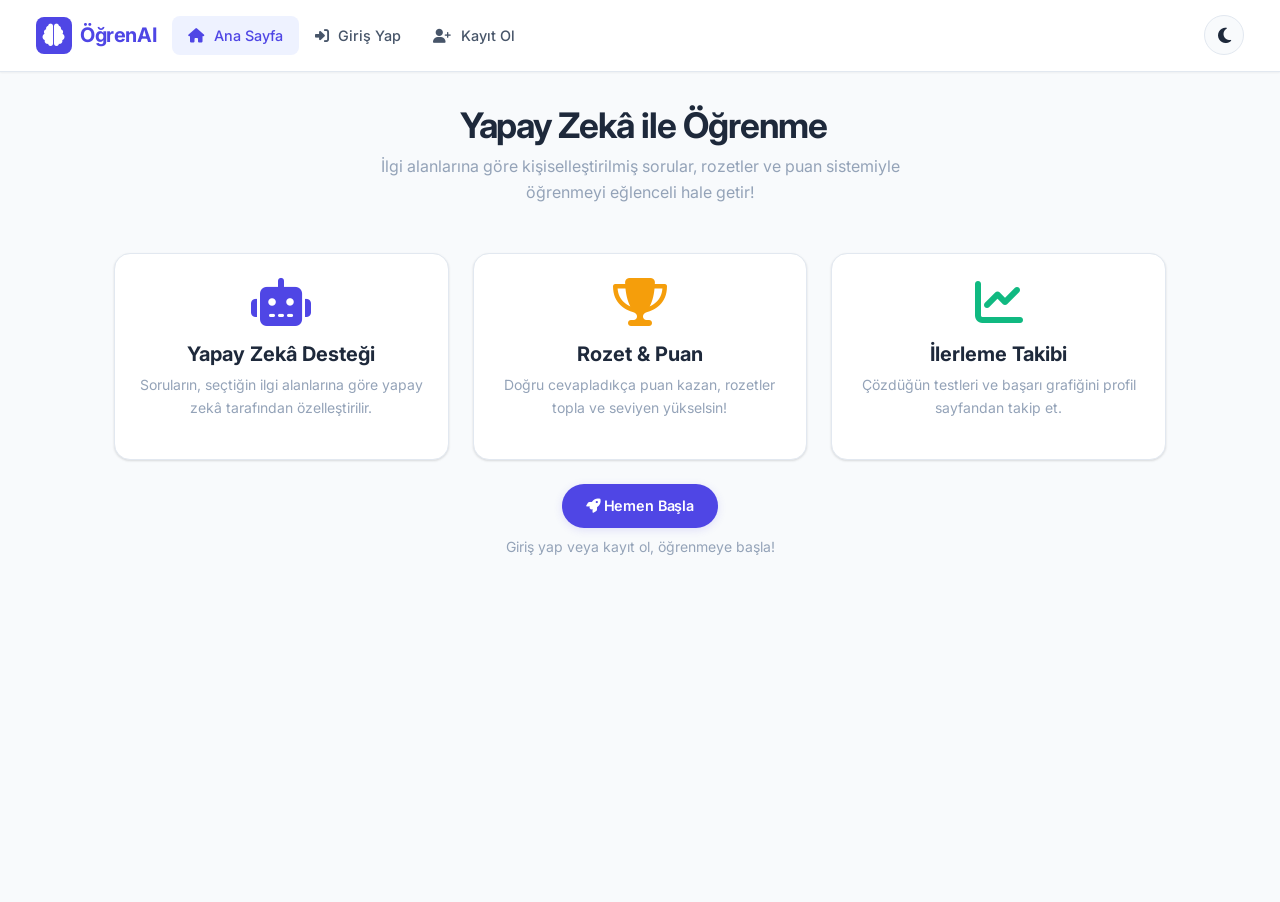
<file: Index.html>
<!DOCTYPE html>
<html lang="tr">
<head>
    <meta charset="UTF-8">
    <meta name="viewport" content="width=device-width, initial-scale=1.0">
    <title>Yapay Zekâ Destekli Kişiselleştirilmiş Öğrenme Platformu</title>
    <link href="https://cdn.jsdelivr.net/npm/bootstrap@5.3.2/dist/css/bootstrap.min.css" rel="stylesheet">
    <link href="https://cdnjs.cloudflare.com/ajax/libs/font-awesome/6.5.1/css/all.min.css" rel="stylesheet">
    <link href="https://fonts.googleapis.com/css2?family=Inter:wght@300;400;500;600;700;800&display=swap" rel="stylesheet">
    <link href="style.css" rel="stylesheet">
</head>
<body>

    <nav class="navbar navbar-expand-lg">
        <div class="container-fluid">
            <a class="navbar-brand" href="#">
                <i class="fa-solid fa-brain"></i> ÖğrenAI
            </a>
            <button class="navbar-toggler border-0" type="button" data-bs-toggle="collapse" data-bs-target="#navbarNav"
            aria-controls="navbarNav" aria-expanded="false" aria-label="Menü">
            <i class="fa-solid fa-bars" style="color: var(--text-primary); font-size: 1.3rem;"></i>
        </button>
        <div class="collapse navbar-collapse" id="navbarNav">
            <ul class="navbar-nav me-auto mb-2 mb-lg-0" id="navLinks">
                <li class="nav-item">
                    <a class="nav-link active" href="#" data-view="homeView" id="navHome">
                        <i class="fa-solid fa-house"></i> Ana Sayfa
                    </a>
                </li>
                <li class="nav-item" id="navLoginItem">
                    <a class="nav-link" href="#" data-view="loginView" id="navLogin">
                        <i class="fa-solid fa-right-to-bracket"></i> Giriş Yap
                    </a>
                </li>
                <li class="nav-item" id="navRegisterItem">
                    <a class="nav-link" href="#" data-view="registerView" id="navRegister">
                        <i class="fa-solid fa-user-plus"></i> Kayıt Ol
                    </a>
                </li>
                <li class="nav-item d-none-view" id="navTestItem">
                    <a class="nav-link" href="#" data-view="testView" id="navTest">
                        <i class="fa-solid fa-pencil-alt"></i> Test Çöz
                    </a>
                </li>
                <li class="nav-item d-none-view" id="navProfileItem">
                    <a class="nav-link" href="#" data-view="profileView" id="navProfile">
                        <i class="fa-solid fa-user"></i> Profilim
                    </a>
                </li>
            </ul>
            <div class="d-flex align-items-center gap-2">
                <span class="user-badge-nav d-none-view" id="navUserBadge">
                    <i class="fa-solid fa-circle-user"></i> <span id="navUsernameDisplay"></span>
                </span>
                <button class="dark-toggle" id="darkToggle" title="Karanlık Mod">
                    <i class="fa-solid fa-moon"></i>
                </button>
                <button class="btn btn-sm btn-outline-accent d-none-view" id="navLogoutBtn" title="Çıkış Yap">
                    <i class="fa-solid fa-sign-out-alt"></i>
                </button>
            </div>
        </div>
    </div>
</nav>

<div class="main-container" id="mainContent">

    <div class="view-section" id="homeView">
        <div class="text-center mb-4">
            <h1 class="fw-bold" style="font-size: 2.2rem; letter-spacing: -0.03em; color: var(--text-primary);">
                <i class="fa-solid fa-sparkles" style="color: var(--accent);"></i> Yapay Zekâ ile Öğrenme
            </h1>
            <p class="text-muted mt-2" style="max-width: 600px; margin: 0 auto; font-size: 1rem;">
                İlgi alanlarına göre kişiselleştirilmiş sorular, rozetler ve puan sistemiyle öğrenmeyi eğlenceli hale getir!
            </p>
        </div>

        <div class="row g-4 mt-3">
            <div class="col-md-4">
                <div class="card-custom text-center p-4 h-100">
                    <i class="fa-solid fa-robot fa-3x mb-3" style="color: var(--accent);"></i>
                    <h5 class="fw-bold">Yapay Zekâ Desteği</h5>
                    <p class="text-muted small">Soruların, seçtiğin ilgi alanlarına göre yapay zekâ tarafından özelleştirilir.</p>
                </div>
            </div>
            <div class="col-md-4">
                <div class="card-custom text-center p-4 h-100">
                    <i class="fa-solid fa-trophy fa-3x mb-3" style="color: #f59e0b;"></i>
                    <h5 class="fw-bold">Rozet & Puan</h5>
                    <p class="text-muted small">Doğru cevapladıkça puan kazan, rozetler topla ve seviyen yükselsin!</p>
                </div>
            </div>
            <div class="col-md-4">
                <div class="card-custom text-center p-4 h-100">
                    <i class="fa-solid fa-chart-line fa-3x mb-3" style="color: #10b981;"></i>
                    <h5 class="fw-bold">İlerleme Takibi</h5>
                    <p class="text-muted small">Çözdüğün testleri ve başarı grafiğini profil sayfandan takip et.</p>
                </div>
            </div>
        </div>

        <div class="text-center mt-4" id="homeCTA">
            <button class="btn-accent btn-lg" onclick="switchView('loginView')">
                <i class="fa-solid fa-rocket"></i> Hemen Başla
            </button>
            <p class="text-muted small mt-2">Giriş yap veya kayıt ol, öğrenmeye başla!</p>
        </div>
        <div class="text-center mt-4 d-none-view" id="homeLoggedInCTA">
            <button class="btn-accent btn-lg" onclick="handleStartTestClick()">
                <i class="fa-solid fa-play"></i> Teste Başla
            </button>
            <p class="text-muted small mt-2">Yeni bir test çöz ve puan kazan!</p>
        </div>
    </div>

    <div class="view-section d-none-view" id="loginView">
        <div class="row justify-content-center">
            <div class="col-md-5 col-lg-4">
                <div class="card-custom">
                    <div class="card-body-custom">
                        <h3 class="fw-bold text-center mb-3" style="letter-spacing: -0.02em;">
                            <i class="fa-solid fa-right-to-bracket" style="color: var(--accent);"></i> Giriş Yap
                        </h3>
                        <p class="text-muted text-center small mb-4">Hesabına giriş yap ve öğrenmeye devam et.</p>
                        <form id="loginForm" novalidate>
                            <div class="mb-3 input-group-icon">
                                <label class="form-label-custom">E-posta</label>
                                <i class="fa-solid fa-envelope"></i>
                                <input type="email" class="form-control-custom" id="loginEmail"
                                placeholder="ornek@email.com" required>
                                <div class="invalid-feedback" style="font-size:0.75rem; color:var(--danger);">
                                    Geçerli bir e-posta adresi giriniz.
                                </div>
                            </div>
                            <div class="mb-3 input-group-icon">
                                <label class="form-label-custom">Şifre</label>
                                <i class="fa-solid fa-lock"></i>
                                <input type="password" class="form-control-custom" id="loginPassword"
                                placeholder="••••••••" required minlength="3">
                                <div class="invalid-feedback" style="font-size:0.75rem; color:var(--danger);">
                                    Şifre en az 3 karakter olmalıdır.
                                </div>
                            </div>
                            <button type="submit" class="btn-accent w-100 mt-2">
                                <i class="fa-solid fa-right-to-bracket"></i> Giriş Yap
                            </button>
                        </form>
                        <p class="text-center mt-3 small">
                            Hesabın yok mu?
                            <a href="#" style="color: var(--accent); font-weight:600; text-decoration:none;"
                            onclick="switchView('registerView')">Kayıt Ol</a>
                        </p>
                        <div class="mt-3 p-3 rounded" style="background: var(--accent-light); border-radius: var(--radius);">
                            <p class="small fw-semibold mb-1" style="color: var(--accent);">
                                <i class="fa-solid fa-info-circle"></i> Demo Hesap (Onur Turacı):
                            </p>
                            <p class="small mb-0 text-muted">E-posta: <strong>onur.turaci@example.com</strong></p>
                            <p class="small mb-0 text-muted">Şifre: <strong>onur123</strong></p>
                            <p class="small mb-0 text-muted">Sınıf: <strong>3. Sınıf Düzeyi</strong></p>
                        </div>
                    </div>
                </div>
            </div>
        </div>
    </div>

    <div class="view-section d-none-view" id="registerView">
        <div class="row justify-content-center">
            <div class="col-md-6 col-lg-5">
                <div class="card-custom">
                    <div class="card-body-custom">
                        <h3 class="fw-bold text-center mb-3" style="letter-spacing: -0.02em;">
                            <i class="fa-solid fa-user-plus" style="color: var(--accent);"></i> Kayıt Ol
                        </h3>
                        <p class="text-muted text-center small mb-4">Yeni bir hesap oluştur ve öğrenmeye başla.</p>
                        <form id="registerForm" novalidate>
                            <div class="mb-3">
                                <label class="form-label-custom">Ad Soyad</label>
                                <input type="text" class="form-control-custom" id="regName"
                                placeholder="Adın Soyadın" required minlength="3">
                                <div class="invalid-feedback" style="font-size:0.75rem; color:var(--danger);">
                                    Ad soyad en az 3 karakter olmalıdır.
                                </div>
                            </div>
                            <div class="mb-3">
                                <label class="form-label-custom">E-posta</label>
                                <input type="email" class="form-control-custom" id="regEmail"
                                placeholder="ornek@email.com" required>
                                <div class="invalid-feedback" style="font-size:0.75rem; color:var(--danger);">
                                    Geçerli bir e-posta adresi giriniz.
                                </div>
                            </div>
                            <div class="mb-3">
                                <label class="form-label-custom">Şifre</label>
                                <input type="password" class="form-control-custom" id="regPassword"
                                placeholder="••••••••" required minlength="3">
                                <div class="invalid-feedback" style="font-size:0.75rem; color:var(--danger);">
                                    Şifre en az 3 karakter olmalıdır.
                                </div>
                            </div>
                            <div class="mb-4">
                                <label class="form-label-custom">İlgi Alanların (en az 1 tane seç)</label>
                                <div class="d-flex flex-wrap gap-2" id="registerInterests">
                                    <span class="interest-tag" data-interest="arabalar">
                                        <i class="fa-solid fa-car"></i> Arabalar
                                    </span>
                                    <span class="interest-tag" data-interest="hayvanlar">
                                        <i class="fa-solid fa-paw"></i> Hayvanlar
                                    </span>
                                    <span class="interest-tag" data-interest="spor">
                                        <i class="fa-solid fa-futbol"></i> Spor
                                    </span>
                                    <span class="interest-tag" data-interest="uzay">
                                        <i class="fa-solid fa-rocket"></i> Uzay
                                    </span>
                                    <span class="interest-tag" data-interest="oyunlar">
                                        <i class="fa-solid fa-gamepad"></i> Oyunlar
                                    </span>
                                </div>
                                <div class="invalid-feedback" id="interestsFeedback"
                                style="font-size:0.75rem; color:var(--danger);">
                                En az bir ilgi alanı seçmelisiniz.
                            </div>
                        </div>
                        <button type="submit" class="btn-accent w-100">
                            <i class="fa-solid fa-user-plus"></i> Kayıt Ol
                        </button>
                    </form>
                    <p class="text-center mt-3 small">
                        Zaten hesabın var mı?
                        <a href="#" style="color: var(--accent); font-weight:600; text-decoration:none;"
                        onclick="switchView('loginView')">Giriş Yap</a>
                    </p>
                </div>
            </div>
        </div>
    </div>
</div>

<div class="view-section d-none-view" id="testView">
    <div class="row">
        <div class="col-12">
            <div id="testPreScreen">
                <div class="card-custom">
                    <div class="card-body-custom text-center">
                        <i class="fa-solid fa-robot fa-4x mb-3" style="color: var(--accent);"></i>
                        <h3 class="fw-bold">Yapay Zekâ Destekli Test</h3>
                        <p class="text-muted">
                            İlgi alanlarına göre <strong id="testInterestDisplay">arabalar ve hayvanlar</strong> temalı
                            sorular hazırlanacak.
                        </p>
                        <div class="d-flex justify-content-center gap-3 flex-wrap">
                            <button class="btn-accent btn-lg" id="startTestBtn" onclick="startTest()">
                                <i class="fa-solid fa-play"></i> Testi Başlat
                            </button>
                            <button class="btn-outline-accent btn-lg" onclick="switchView('profileView')">
                                <i class="fa-solid fa-gear"></i> İlgi Alanlarını Değiştir
                            </button>
                        </div>
                        <p class="text-muted small mt-3">
                            <i class="fa-solid fa-lightbulb"></i> İpucu: Test 10 sorudan oluşur, her doğru cevap 10 puan kazandırır!
                        </p>
                    </div>
                </div>

                <div class="card-custom mt-4" style="border: 2px dashed var(--accent);">
                    <div class="card-body-custom">
                        <h5 class="fw-bold"><i class="fa-solid fa-wand-magic-sparkles" style="color: var(--accent);"></i> Sunum Özel: Hızlı Test Üreticisi</h5>
                        <p class="text-muted small">Sunum esnasında yapay zekâ soru üretimi simülasyonu yapmak için bu paneli kullanabilirsiniz.</p>
                        <div class="row g-3 align-items-end">
                            <div class="col-md-6">
                                <label class="form-label-custom">Ders / Alan Seçin</label>
                                <select class="form-control-custom" id="presentationSubjectSelect">
                                    <option value="matematik" selected>Matematik (3. Sınıf Düzeyi)</option>
                                    <option value="turkce">Türkçe (3. Sınıf Düzeyi)</option>
                                    <option value="tarih">Tarih (Hayat Bilgisi - 3. Sınıf Düzeyi)</option>
                                </select>
                            </div>
                            <div class="col-md-6">
                                <button class="btn-accent w-100" id="generatePresTestBtn" onclick="generatePresentationTest()">
                                    <i class="fa-solid fa-gears"></i> Yapay Zekâ ile Test Üret
                                </button>
                            </div>
                        </div>
                    </div>
                </div>

                <div id="previousTestResult" class="mt-3 d-none-view"></div>
            </div>

            <div id="testLoadingScreen" class="d-none-view">
                <div class="card-custom text-center py-5">
                    <div class="card-body-custom">
                        <div class="spinner-accent mx-auto mb-4" style="width: 60px; height: 60px; border-width: 4px;"></div>
                        <h4 class="fw-bold mb-2">Yapay Zekâ Soruları Hazırlıyor...</h4>
                        <p class="text-muted small mb-4" id="loadingStatusText">Öğrenci tercihleri ve sınıf düzeyine göre sorular optimize ediliyor.</p>
                        <div class="progress-custom mx-auto mb-3" style="max-width: 400px; height: 12px;">
                            <div class="progress-fill" id="loadingProgressBar" style="width: 0%;"></div>
                        </div>
                        <span class="fw-semibold text-accent" id="loadingPercentage">0%</span>
                    </div>
                </div>
            </div>

            <div id="testActiveScreen" class="d-none-view">
                <div class="d-flex justify-content-between align-items-center mb-3 flex-wrap gap-2">
                    <h5 class="fw-bold mb-0">
                        <i class="fa-solid fa-pencil-alt" style="color: var(--accent);"></i> Test
                    </h5>
                    <span class="badge-achievement badge-accent" id="testProgressBadge">Soru 1 / 10</span>
                </div>
                <div class="progress-custom mb-4">
                    <div class="progress-fill" id="testProgressBar" style="width: 0%;"></div>
                </div>
                <div id="questionsContainer"></div>
                <div class="text-center mt-4">
                    <button class="btn-accent btn-lg d-none-view" id="submitTestBtn" onclick="submitTest()">
                        <i class="fa-solid fa-check-circle"></i> Testi Bitir ve Sonuçları Gör
                    </button>
                </div>
            </div>

            <div id="testResultScreen" class="d-none-view">
                <div class="card-custom text-center">
                    <div class="card-body-custom">
                        <i class="fa-solid fa-circle-check fa-4x mb-3" style="color: var(--success);"></i>
                        <h3 class="fw-bold">Test Tamamlandı!</h3>
                        <div class="row g-3 mt-3">
                            <div class="col-4">
                                <div class="stat-card">
                                    <span class="stat-icon">🎯</span>
                                    <span class="stat-value" id="resultCorrect">0</span>
                                    <span class="stat-label">Doğru</span>
                                </div>
                            </div>
                            <div class="col-4">
                                <div class="stat-card">
                                    <span class="stat-icon">❌</span>
                                    <span class="stat-value" id="resultWrong">0</span>
                                    <span class="stat-label">Yanlış</span>
                                </div>
                            </div>
                            <div class="col-4">
                                <div class="stat-card">
                                    <span class="stat-icon">⭐</span>
                                    <span class="stat-value" id="resultPoints">0</span>
                                    <span class="stat-label">Kazanılan Puan</span>
                                </div>
                            </div>
                        </div>
                        <div id="newBadgesContainer" class="mt-3"></div>
                        <button class="btn-accent btn-lg mt-3" onclick="resetTest()">
                            <i class="fa-solid fa-redo"></i> Yeni Test Çöz
                        </button>
                        <button class="btn-outline-accent btn-lg mt-3 ms-2" onclick="switchView('profileView')">
                            <i class="fa-solid fa-user"></i> Profile Git
                        </button>
                    </div>
                </div>
            </div>
        </div>
    </div>
</div>

<div class="view-section d-none-view" id="profileView">
    <div class="row g-4">
        <div class="col-lg-5">
            <div class="card-custom">
                <div class="card-body-custom text-center">
                    <div style="width:80px;height:80px;border-radius:50%;background:var(--accent);margin:0 auto;
                    display:flex;align-items:center;justify-content:center;font-size:2.2rem;color:#fff;font-weight:700;">
                    <span id="profileInitial">O</span>
                </div>
                <h4 class="fw-bold mt-3 mb-1" id="profileName">Onur Turacı</h4>
                <p class="text-muted small mb-2" id="profileEmail">onur.turaci@example.com</p>
                <div class="d-flex justify-content-center gap-2 flex-wrap">
                    <span class="badge-achievement badge-accent" id="profileLevel">
                        <i class="fa-solid fa-star"></i> Seviye 3
                    </span>
                    <span class="badge-achievement badge-silver" id="profileGrade">
                        <i class="fa-solid fa-graduation-cap"></i> 3. Sınıf Düzeyi
                    </span>
                </div>
                <hr style="border-color: var(--border-color);">
                <h6 class="fw-bold text-start"><i class="fa-solid fa-heart" style="color:#ef4444;"></i> İlgi Alanlarım</h6>
                <div class="d-flex flex-wrap gap-2 mt-2" id="profileInterests">
                    <span class="interest-tag selected"><i class="fa-solid fa-car"></i> Arabalar</span>
                    <span class="interest-tag selected"><i class="fa-solid fa-paw"></i> Hayvanlar</span>
                </div>
                <button class="btn-outline-accent btn-sm mt-3 w-100" data-bs-toggle="modal" data-bs-target="#editInterestsModal">
                    <i class="fa-solid fa-pen-to-square"></i> İlgi Alanlarını Düzenle
                </button>
            </div>
        </div>

        <div class="card-custom mt-3">
            <div class="card-body-custom">
                <h6 class="fw-bold"><i class="fa-solid fa-key" style="color: var(--accent);"></i> OpenRouter API Anahtarı</h6>
                <p class="text-muted small">Yapay zekâ ile gerçek zamanlı soru üretimi için kendi API anahtarınızı girin. (İsteğe bağlı)</p>
                <div class="input-group-icon">
                    <i class="fa-solid fa-key"></i>
                    <input type="password" class="form-control-custom" id="apiKeyInput"
                    placeholder="sk-or-v1-..." style="font-family: monospace; font-size:0.8rem;">
                </div>
                <button class="btn-accent btn-sm mt-2" id="saveApiKeyBtn" onclick="saveApiKey()">
                    <i class="fa-solid fa-floppy-disk"></i> Kaydet
                </button>
                <span class="text-muted small ms-2" id="apiKeyStatus"></span>
                <p class="text-muted small mt-2 mb-0">
                    <i class="fa-solid fa-info-circle"></i> API anahtarınız tarayıcınızda saklanır, hiçbir sunucuya gönderilmez. Şu an API bağlantısı aktif değildir — sorular demo amaçlı hazırlanmıştır.
                </p>
            </div>
        </div>
    </div>

    <div class="col-lg-7">
        <div class="row g-3 mb-3">
            <div class="col-6 col-md-3">
                <div class="stat-card">
                    <span class="stat-icon">⭐</span>
                    <span class="stat-value" id="statPoints">120</span>
                    <span class="stat-label">Toplam Puan</span>
                </div>
            </div>
            <div class="col-6 col-md-3">
                <div class="stat-card">
                    <span class="stat-icon">📝</span>
                    <span class="stat-value" id="statTests">3</span>
                    <span class="stat-label">Çözülen Test</span>
                </div>
            </div>
            <div class="col-6 col-md-3">
                <div class="stat-card">
                    <span class="stat-icon">✅</span>
                    <span class="stat-value" id="statCorrect">15</span>
                    <span class="stat-label">Doğru Cevap</span>
                </div>
            </div>
            <div class="col-6 col-md-3">
                <div class="stat-card">
                    <span class="stat-icon">📊</span>
                    <span class="stat-value" id="statAccuracy">%75</span>
                    <span class="stat-label">Doğruluk</span>
                </div>
            </div>
        </div>

        <div class="card-custom">
            <div class="card-header-custom">
                <i class="fa-solid fa-medal" style="color: #f59e0b;"></i> Rozetlerim
            </div>
            <div class="card-body-custom">
                <div class="d-flex flex-wrap gap-3" id="badgesContainer">
                    <span class="badge-achievement badge-gold"><i class="fa-solid fa-award"></i> İlk Test</span>
                    <span class="badge-achievement badge-silver"><i class="fa-solid fa-check-double"></i> 5 Doğru</span>
                    <span class="badge-achievement badge-accent"><i class="fa-solid fa-calculator"></i> Matematik Ustası</span>
                </div>
            </div>
        </div>

        <div class="card-custom mt-3" id="completedTestsCard">
            <div class="card-header-custom">
                <i class="fa-solid fa-clock-rotate-left"></i> Geçmiş Testlerim
            </div>
            <div class="card-body-custom" style="max-height: 300px; overflow-y: auto;">
                <div id="completedTestsList">
                    <p class="text-muted small mb-0">Henüz bir test çözülmedi.</p>
                </div>
            </div>
        </div>
    </div>
</div>
</div>
</div>

<div class="modal fade" id="editInterestsModal" tabindex="-1" aria-hidden="true">
    <div class="modal-dialog modal-dialog-centered">
        <div class="modal-content">
            <div class="modal-header">
                <h5 class="fw-bold mb-0"><i class="fa-solid fa-pen-to-square" style="color: var(--accent);"></i> İlgi Alanlarını Düzenle</h5>
                <button type="button" class="btn-close" data-bs-dismiss="modal" aria-label="Kapat"
                style="filter: var(--text-primary);"></button>
            </div>
            <div class="modal-body">
                <p class="text-muted small">En az 1 ilgi alanı seçmelisin. Seçimlerin test sorularının temasını belirler.</p>
                <div class="d-flex flex-wrap gap-2" id="modalInterests">
                    <span class="interest-tag" data-interest="arabalar"><i class="fa-solid fa-car"></i> Arabalar</span>
                    <span class="interest-tag" data-interest="hayvanlar"><i class="fa-solid fa-paw"></i> Hayvanlar</span>
                    <span class="interest-tag" data-interest="spor"><i class="fa-solid fa-futbol"></i> Spor</span>
                    <span class="interest-tag" data-interest="uzay"><i class="fa-solid fa-rocket"></i> Uzay</span>
                    <span class="interest-tag" data-interest="oyunlar"><i class="fa-solid fa-gamepad"></i> Oyunlar</span>
                </div>
                <div class="mt-3">
                    <label class="form-label-custom">Yeni İlgi Alanı Ekle</label>
                    <div class="input-group">
                        <input type="text" class="form-control-custom" id="customInterestInput" placeholder="Örn: Tarih, Robotlar, Müzik..." style="border-top-right-radius: 0; border-bottom-right-radius: 0;">
                        <button class="btn-accent" type="button" id="addCustomInterestBtn" onclick="addCustomInterest()" style="border-top-left-radius: 0; border-bottom-left-radius: 0;">Ekle</button>
                    </div>
                </div>
            </div>
            <div class="modal-footer">
                <button class="btn-outline-accent btn-sm" data-bs-dismiss="modal">İptal</button>
                <button class="btn-accent btn-sm" id="saveInterestsBtn" onclick="saveInterestsFromModal()">
                    <i class="fa-solid fa-floppy-disk"></i> Kaydet
                </button>
            </div>
        </div>
    </div>
</div>

<div class="modal fade" id="testDetailsModal" tabindex="-1" aria-hidden="true">
    <div class="modal-dialog modal-lg modal-dialog-centered modal-dialog-scrollable">
        <div class="modal-content">
            <div class="modal-header">
                <h5 class="fw-bold mb-0"><i class="fa-solid fa-magnifying-glass-chart" style="color: var(--accent);"></i> Test Detayları</h5>
                <button type="button" class="btn-close" data-bs-dismiss="modal" aria-label="Kapat"
                style="filter: var(--text-primary);"></button>
            </div>
            <div class="modal-body">
                <div id="testDetailsInfo" class="mb-4 p-3 rounded" style="background: var(--bg-secondary); border: 1px solid var(--border-color);">
                </div>
                <div id="testDetailsQuestions">
                </div>
            </div>
            <div class="modal-footer">
                <button class="btn-accent btn-sm" data-bs-dismiss="modal">Kapat</button>
            </div>
        </div>
    </div>
</div>

<div class="toast-custom toast-success" id="toastNotification">
    <span id="toastMessage"></span>
</div>

<script src="https://cdn.jsdelivr.net/npm/bootstrap@5.3.2/dist/js/bootstrap.bundle.min.js"></script>
<script src="script.js"></script>
</body>
</html>
</file>
<file: style.css>
:root {
    --bg-primary: #ffffff;
    --bg-secondary: #f8fafc;
    --bg-card: #ffffff;
    --bg-sidebar: #f1f5f9;
    --text-primary: #1e293b;
    --text-secondary: #475569;
    --text-muted: #94a3b8;
    --border-color: #e2e8f0;
    --accent: #4f46e5;
    --accent-hover: #4338ca;
    --accent-light: #eef2ff;
    --accent-glow: rgba(79, 70, 229, 0.15);
    --success: #10b981;
    --success-light: #d1fae5;
    --warning: #f59e0b;
    --warning-light: #fef3c7;
    --danger: #ef4444;
    --danger-light: #fee2e2;
    --shadow-sm: 0 1px 2px rgba(0, 0, 0, 0.05);
    --shadow: 0 1px 3px rgba(0, 0, 0, 0.08), 0 1px 2px rgba(0, 0, 0, 0.06);
    --shadow-md: 0 4px 6px rgba(0, 0, 0, 0.07), 0 2px 4px rgba(0, 0, 0, 0.05);
    --shadow-lg: 0 10px 25px rgba(0, 0, 0, 0.08), 0 4px 10px rgba(0, 0, 0, 0.05);
    --radius-sm: 8px;
    --radius: 12px;
    --radius-lg: 16px;
    --radius-xl: 20px;
    --transition: 0.25s cubic-bezier(0.4, 0, 0.2, 1);
}

body.dark-mode {
    --bg-primary: #0f172a;
    --bg-secondary: #1e293b;
    --bg-card: #1e293b;
    --bg-sidebar: #1a2332;
    --text-primary: #e2e8f0;
    --text-secondary: #cbd5e1;
    --text-muted: #94a3b8;
    --border-color: #334155;
    --accent: #6366f1;
    --accent-hover: #4f46e5;
    --accent-light: #1e1b4b;
    --accent-glow: rgba(99, 102, 241, 0.2);
    --shadow-sm: 0 1px 2px rgba(0, 0, 0, 0.3);
    --shadow: 0 1px 3px rgba(0, 0, 0, 0.4), 0 1px 2px rgba(0, 0, 0, 0.3);
    --shadow-md: 0 4px 6px rgba(0, 0, 0, 0.4), 0 2px 4px rgba(0, 0, 0, 0.3);
    --shadow-lg: 0 10px 25px rgba(0, 0, 0, 0.5), 0 4px 10px rgba(0, 0, 0, 0.3);
    --success-light: #064e3b;
    --warning-light: #451a03;
    --danger-light: #450a0a;
}

* {
    margin: 0;
    padding: 0;
    box-sizing: border-box;
}

body {
    font-family: 'Inter', -apple-system, BlinkMacSystemFont, sans-serif;
    background: var(--bg-secondary);
    color: var(--text-primary);
    min-height: 100vh;
    transition: background var(--transition), color var(--transition);
    line-height: 1.6;
    -webkit-font-smoothing: antialiased;
}

.text-muted, .text-body-secondary, .text-body-tertiary {
    color: var(--text-muted) !important;
}

.text-secondary {
    color: var(--text-secondary) !important;
}

.navbar {
    background: var(--bg-card);
    border-bottom: 1px solid var(--border-color);
    box-shadow: var(--shadow-sm);
    padding: 0.75rem 1.5rem;
    transition: all var(--transition);
    position: sticky;
    top: 0;
    z-index: 1000;
    backdrop-filter: blur(10px);
    -webkit-backdrop-filter: blur(10px);
}

body.dark-mode .navbar {
    background: rgba(30, 41, 59, 0.9);
}

.navbar-brand {
    font-weight: 700;
    font-size: 1.25rem;
    color: var(--accent) !important;
    letter-spacing: -0.02em;
    display: flex;
    align-items: center;
    gap: 0.5rem;
}

.navbar-brand i {
    font-size: 1.4rem;
    background: var(--accent);
    color: #fff;
    padding: 0.45rem;
    border-radius: var(--radius-sm);
}

.nav-link {
    color: var(--text-secondary) !important;
    font-weight: 500;
    padding: 0.5rem 1rem !important;
    border-radius: var(--radius-sm);
    transition: all var(--transition);
    font-size: 0.9rem;
}

.nav-link:hover,
.nav-link.active {
    color: var(--accent) !important;
    background: var(--accent-light);
}

.nav-link i {
    margin-right: 0.35rem;
}

.dark-toggle {
    background: var(--bg-secondary);
    border: 1px solid var(--border-color);
    color: var(--text-primary);
    width: 40px;
    height: 40px;
    border-radius: 50%;
    cursor: pointer;
    transition: all var(--transition);
    display: flex;
    align-items: center;
    justify-content: center;
    font-size: 1.1rem;
}

.dark-toggle:hover {
    background: var(--accent-light);
    color: var(--accent);
    border-color: var(--accent);
}

.user-badge-nav {
    background: var(--accent-light);
    color: var(--accent);
    padding: 0.4rem 0.85rem;
    border-radius: 50px;
    font-weight: 600;
    font-size: 0.85rem;
    display: flex;
    align-items: center;
    gap: 0.4rem;
}

.main-container {
    max-width: 1100px;
    margin: 0 auto;
    padding: 2rem 1.5rem;
    min-height: calc(100vh - 70px);
}

.card-custom {
    background: var(--bg-card);
    border: 1px solid var(--border-color);
    border-radius: var(--radius-lg);
    box-shadow: var(--shadow);
    transition: all var(--transition);
    overflow: hidden;
}

.card-custom:hover {
    box-shadow: var(--shadow-md);
}

.card-custom .card-header-custom {
    padding: 1.25rem 1.5rem;
    border-bottom: 1px solid var(--border-color);
    font-weight: 600;
    font-size: 1.05rem;
    display: flex;
    align-items: center;
    gap: 0.6rem;
    background: transparent;
}

.card-custom .card-body-custom {
    padding: 1.5rem;
}

.btn-accent {
    background: var(--accent);
    color: #fff;
    border: none;
    padding: 0.65rem 1.5rem;
    border-radius: 50px;
    font-weight: 600;
    font-size: 0.9rem;
    transition: all var(--transition);
    cursor: pointer;
    letter-spacing: -0.01em;
    box-shadow: 0 2px 8px var(--accent-glow);
}

.btn-accent:hover {
    background: var(--accent-hover);
    transform: translateY(-2px);
    box-shadow: 0 6px 20px var(--accent-glow);
    color: #fff;
}

.btn-accent:active {
    transform: translateY(0);
    box-shadow: 0 2px 8px var(--accent-glow);
}

.btn-outline-accent {
    background: transparent;
    color: var(--accent);
    border: 2px solid var(--accent);
    padding: 0.6rem 1.4rem;
    border-radius: 50px;
    font-weight: 600;
    font-size: 0.9rem;
    transition: all var(--transition);
    cursor: pointer;
}

.btn-outline-accent:hover {
    background: var(--accent);
    color: #fff;
}

.form-control-custom {
    width: 100%;
    padding: 0.7rem 1rem;
    border: 2px solid var(--border-color);
    border-radius: var(--radius);
    background: var(--bg-card);
    color: var(--text-primary);
    font-size: 0.9rem;
    transition: all var(--transition);
    font-family: 'Inter', sans-serif;
}

.form-control-custom:focus {
    outline: none;
    border-color: var(--accent);
    box-shadow: 0 0 0 3px var(--accent-glow);
}

.form-label-custom {
    font-weight: 600;
    font-size: 0.85rem;
    color: var(--text-secondary);
    margin-bottom: 0.4rem;
    display: block;
    letter-spacing: -0.01em;
}

.input-group-icon {
    position: relative;
}

.input-group-icon i {
    position: absolute;
    left: 1rem;
    top: 50%;
    transform: translateY(-50%);
    color: var(--text-muted);
    transition: color var(--transition);
}

.input-group-icon .form-control-custom {
    padding-left: 2.7rem;
}

.input-group-icon .form-control-custom:focus+i,
.input-group-icon .form-control-custom:focus~i {
    color: var(--accent);
}

.badge-achievement {
    display: inline-flex;
    align-items: center;
    gap: 0.4rem;
    padding: 0.5rem 1rem;
    border-radius: 50px;
    font-weight: 600;
    font-size: 0.8rem;
    transition: all var(--transition);
}

.badge-gold {
    background: #fef3c7;
    color: #92400e;
}

.badge-silver {
    background: #e2e8f0;
    color: #475569;
}

.badge-bronze {
    background: #fce7d5;
    color: #9a3412;
}

.badge-accent {
    background: var(--accent-light);
    color: var(--accent);
}

body.dark-mode .badge-gold {
    background: #451a03;
    color: #fcd34d;
}

body.dark-mode .badge-silver {
    background: #1e293b;
    color: #94a3b8;
}

body.dark-mode .badge-bronze {
    background: #3b1f0e;
    color: #fb923c;
}

.stat-card {
    background: var(--bg-card);
    border: 1px solid var(--border-color);
    border-radius: var(--radius);
    padding: 1.25rem;
    text-align: center;
    transition: all var(--transition);
    box-shadow: var(--shadow-sm);
}

.stat-card:hover {
    box-shadow: var(--shadow-md);
    transform: translateY(-2px);
}

.stat-card .stat-icon {
    font-size: 2rem;
    margin-bottom: 0.5rem;
    display: block;
}

.stat-card .stat-value {
    font-size: 1.8rem;
    font-weight: 700;
    color: var(--accent);
    letter-spacing: -0.03em;
}

.stat-card .stat-label {
    font-size: 0.8rem;
    color: var(--text-muted);
    font-weight: 500;
}

.progress-custom {
    height: 10px;
    border-radius: 50px;
    background: var(--bg-secondary);
    overflow: hidden;
}

.progress-custom .progress-fill {
    height: 100%;
    border-radius: 50px;
    background: var(--accent);
    transition: width 0.6s cubic-bezier(0.4, 0, 0.2, 1);
}

.interest-tag {
    display: inline-flex;
    align-items: center;
    gap: 0.4rem;
    padding: 0.5rem 1.1rem;
    border-radius: 50px;
    font-weight: 600;
    font-size: 0.85rem;
    cursor: pointer;
    transition: all var(--transition);
    border: 2px solid var(--border-color);
    background: var(--bg-card);
    color: var(--text-secondary);
    user-select: none;
}

.interest-tag:hover {
    border-color: var(--accent);
    color: var(--accent);
    background: var(--accent-light);
}

.interest-tag.selected {
    background: var(--accent);
    color: #fff;
    border-color: var(--accent);
    box-shadow: 0 2px 8px var(--accent-glow);
}

.interest-tag.selected i {
    color: #fff;
}

.question-card {
    background: var(--bg-card);
    border: 1px solid var(--border-color);
    border-radius: var(--radius-lg);
    padding: 1.5rem;
    margin-bottom: 1rem;
    transition: all var(--transition);
    box-shadow: var(--shadow-sm);
    animation: fadeInUp 0.4s ease;
}

@keyframes fadeInUp {
    from {
        opacity: 0;
        transform: translateY(15px);
    }
    to {
        opacity: 1;
        transform: translateY(0);
    }
}

.question-card .q-number {
    display: inline-block;
    background: var(--accent);
    color: #fff;
    width: 32px;
    height: 32px;
    border-radius: 50%;
    text-align: center;
    line-height: 32px;
    font-weight: 700;
    font-size: 0.85rem;
    margin-right: 0.6rem;
}

.option-item {
    display: block;
    padding: 0.75rem 1rem;
    border: 2px solid var(--border-color);
    border-radius: var(--radius);
    margin-bottom: 0.5rem;
    cursor: pointer;
    transition: all var(--transition);
    font-weight: 500;
    color: var(--text-primary);
}

.option-item:hover {
    border-color: var(--accent);
    background: var(--accent-light);
}

.option-item.selected-correct {
    border-color: var(--success) !important;
    background: var(--success-light) !important;
    color: #065f46 !important;
    font-weight: 600;
}

.option-item.selected-wrong {
    border-color: var(--danger) !important;
    background: var(--danger-light) !important;
    color: #991b1b !important;
}

body.dark-mode .option-item.selected-correct {
    color: #a7f3d0 !important;
}

body.dark-mode .option-item.selected-wrong {
    color: #fecaca !important;
}

.modal-content {
    background: var(--bg-card);
    border: 1px solid var(--border-color);
    border-radius: var(--radius-lg);
    box-shadow: var(--shadow-lg);
}

.modal-header {
    border-bottom: 1px solid var(--border-color);
}

.modal-footer {
    border-top: 1px solid var(--border-color);
}

body.dark-mode .btn-close {
    filter: invert(1) grayscale(1) brightness(2);
}

.toast-custom {
    position: fixed;
    bottom: 2rem;
    right: 2rem;
    z-index: 9999;
    background: var(--bg-card);
    border: 1px solid var(--border-color);
    border-radius: var(--radius);
    padding: 1rem 1.5rem;
    box-shadow: var(--shadow-lg);
    font-weight: 600;
    font-size: 0.9rem;
    animation: slideInRight 0.4s ease;
    display: none;
    max-width: 380px;
}

@keyframes slideInRight {
    from {
        opacity: 0;
        transform: translateX(60px);
    }
    to {
        opacity: 1;
        transform: translateX(0);
    }
}

.toast-custom.show {
    display: block;
}

.toast-success {
    border-left: 4px solid var(--success);
}

.toast-error {
    border-left: 4px solid var(--danger);
}

@media (max-width: 768px) {
    .main-container {
        padding: 1rem 0.75rem;
    }
    .navbar-brand {
        font-size: 1rem;
    }
    .stat-card .stat-value {
        font-size: 1.4rem;
    }
    .card-custom .card-body-custom {
        padding: 1rem;
    }
    .question-card {
        padding: 1rem;
    }
}

@media (max-width: 576px) {
    .navbar {
        padding: 0.5rem 0.75rem;
    }
    .nav-link {
        font-size: 0.8rem;
        padding: 0.4rem 0.6rem !important;
    }
    .stat-card {
        padding: 0.75rem;
    }
    .stat-card .stat-value {
        font-size: 1.2rem;
    }
}

.spinner-accent {
    width: 40px;
    height: 40px;
    border: 3px solid var(--border-color);
    border-top-color: var(--accent);
    border-radius: 50%;
    animation: spin 0.7s linear infinite;
}

@keyframes spin {
    to {
        transform: rotate(360deg);
    }
}

.view-section {
    animation: fadeIn 0.35s ease;
}

@keyframes fadeIn {
    from {
        opacity: 0;
        transform: translateY(8px);
    }
    to {
        opacity: 1;
        transform: translateY(0);
    }
}

.d-none-view {
    display: none !important;
}

@keyframes pulse {
    0%,
    100% {
        transform: scale(1);
    }
    50% {
        transform: scale(1.08);
    }
}

.pulse-animation {
    animation: pulse 0.6s ease 3;
}
</file>
